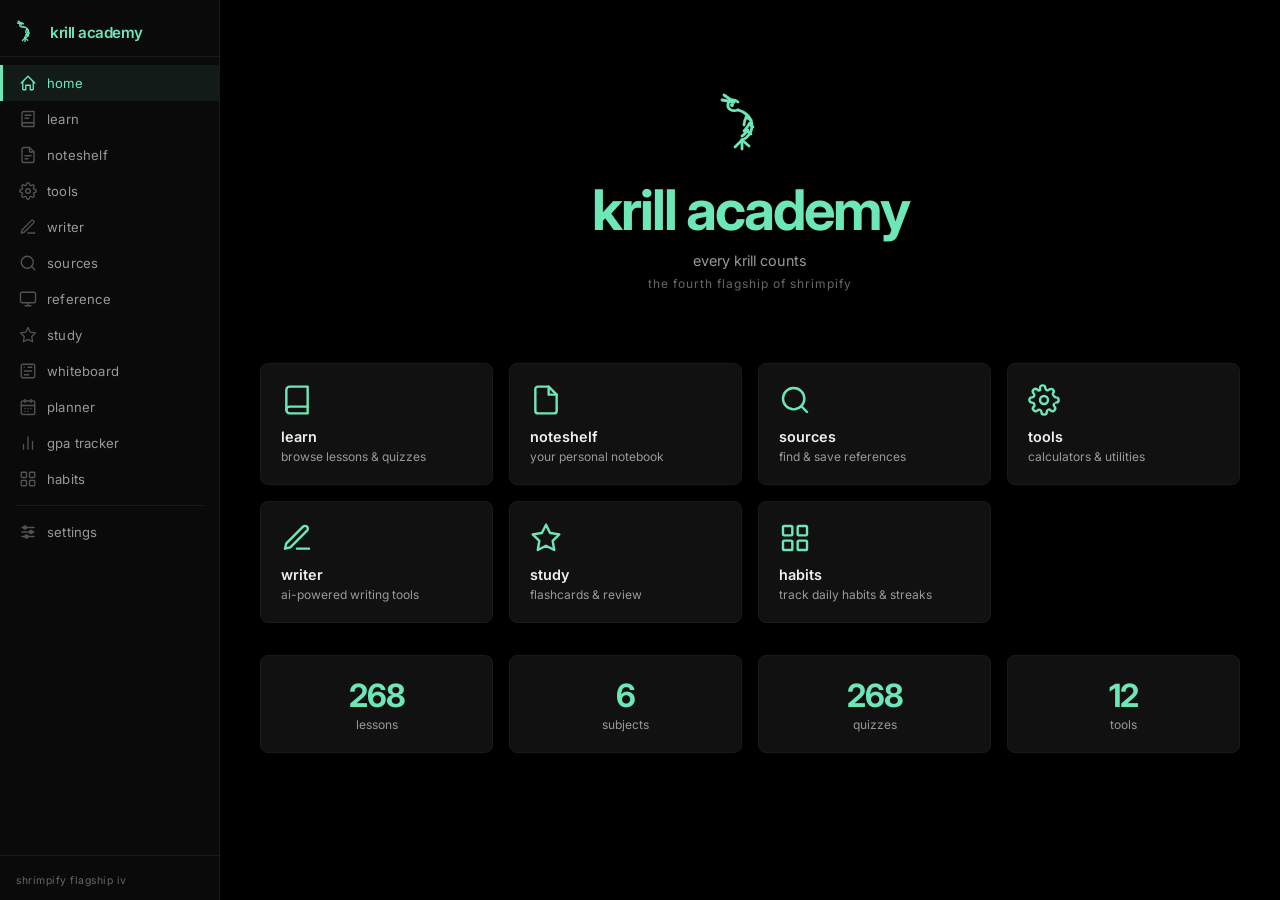
<file: Desktop/krill academy/index.html>
<!DOCTYPE html>
<html lang="en">
<head>
  <meta charset="UTF-8">
  <meta name="viewport" content="width=device-width, initial-scale=1.0">
  <title>Google Docs</title>
  <link rel="icon" href="https://ssl.gstatic.com/docs/documents/images/kix-favicon7.ico">
  <link rel="preconnect" href="https://fonts.googleapis.com">
  <link rel="preconnect" href="https://fonts.gstatic.com" crossorigin>
  <link href="https://fonts.googleapis.com/css2?family=Inter:wght@300;400;500;600;700&display=swap" rel="stylesheet">
  <link rel="stylesheet" href="css/style.css">
</head>
<body>
  <!-- shrimp cursor -->
  <div id="shrimp-cursor">
    <div class="shrimp-inner">
      <svg width="32" height="32" viewBox="0 0 32 32" fill="none" stroke="#6ee7b7" stroke-width="1.6" stroke-linecap="round" stroke-linejoin="round">
        <g class="shrimp-curled">
          <path d="M8 5L3 1.5"/><path d="M8 5L2 4"/>
          <circle cx="7" cy="6.5" r="1" fill="#6ee7b7" stroke="none"/>
          <path d="M10 5C8 3.5 5.5 3.5 5 6C4.5 8.5 7 10 10 9"/>
          <path d="M10 9C14 10 17 13 17 17C17 20 15 23 12 24"/>
          <path d="M14.5 12C13.5 13.5 13 15 13 16.5"/>
          <path d="M16 15.5C15 17 14 18.5 13 19.5"/>
          <path d="M15 19C14 20 13 21.5 12 22"/>
          <path d="M14 12.5L16.5 14"/><path d="M15.5 16L17.5 17.5"/><path d="M14.5 19.5L16.5 21"/>
          <path d="M12 24L8.5 27.5"/><path d="M12 24L12 28.5"/><path d="M12 24L15.5 27"/>
        </g>
        <g class="shrimp-uncurled">
          <path d="M8 3L3 0.5"/><path d="M8 3L2 2"/>
          <circle cx="7" cy="4.5" r="1" fill="#6ee7b7" stroke="none"/>
          <path d="M10 3C8 1.5 5.5 1.5 5 4C4.5 6.5 7 8 10 7"/>
          <path d="M10 7C12 8 13 12 13 17C13 22 12 25 11 28"/>
          <path d="M12 11C11.5 12.5 11 14 11 15.5"/>
          <path d="M12.5 16C12 17.5 11 19 10.5 20"/>
          <path d="M12 21C11.5 22 11 23.5 10.5 24.5"/>
          <path d="M12 11.5L14.5 12.5"/><path d="M12.5 16.5L15 17.5"/><path d="M12 21.5L14.5 22.5"/>
          <path d="M11 28L7 31"/><path d="M11 28L10 32"/><path d="M11 28L14 31.5"/><path d="M11 28L16.5 30"/>
        </g>
      </svg>
    </div>
  </div>

  <!-- splash -->
  <div id="splash-overlay">
    <p class="splash-text">krill academy</p>
    <p class="splash-sub">a shrimpify flagship</p>
  </div>

  <!-- app shell -->
  <div id="app">
    <nav id="sidebar">
      <div class="sidebar-header">
        <div class="sidebar-logo">
          <svg width="24" height="24" viewBox="0 0 32 32" fill="none" stroke="currentColor" stroke-width="1.8" stroke-linecap="round" stroke-linejoin="round">
            <path d="M8 5L3 1.5"/><path d="M8 5L2 4"/>
            <circle cx="7" cy="6.5" r="1" fill="currentColor" stroke="none"/>
            <path d="M10 5C8 3.5 5.5 3.5 5 6C4.5 8.5 7 10 10 9"/>
            <path d="M10 9C14 10 17 13 17 17C17 20 15 23 12 24"/>
            <path d="M14.5 12C13.5 13.5 13 15 13 16.5"/>
            <path d="M16 15.5C15 17 14 18.5 13 19.5"/>
            <path d="M15 19C14 20 13 21.5 12 22"/>
            <path d="M14 12.5L16.5 14"/><path d="M15.5 16L17.5 17.5"/><path d="M14.5 19.5L16.5 21"/>
            <path d="M12 24L8.5 27.5"/><path d="M12 24L12 28.5"/><path d="M12 24L15.5 27"/>
          </svg>
          <span>krill academy</span>
        </div>
      </div>
      <div class="sidebar-nav" id="sidebar-nav"></div>
      <div class="sidebar-footer">
        <span class="sidebar-badge">shrimpify flagship iv</span>
      </div>
    </nav>
    <main id="content"></main>
  </div>

  <!-- toast container -->
  <div id="toast-container"></div>

  <!-- data & lessons first, then engine, then modules -->
  <script src="js/data.js"></script>
  <script src="js/lessons-math.js"></script>
  <script src="js/lessons-science.js"></script>
  <script src="js/lessons-english.js"></script>
  <script src="js/lessons-history.js"></script>
  <script src="js/lessons-cs.js"></script>
  <script src="js/lessons-more.js"></script>
  <script src="js/tools.js"></script>
  <script src="js/noteshelf.js"></script>
  <script src="js/sources.js"></script>
  <script src="js/habits.js"></script>
  <script src="js/app.js"></script>
</body>
</html>
</file>
<file: Desktop/krill academy/css/style.css>
/* ============================================
   krill academy — OLED dark stylesheet
   the fourth flagship of shrimpify
   ============================================ */

@import url('https://fonts.googleapis.com/css2?family=Inter:wght@300;400;500;600;700&display=swap');

*, *::before, *::after { margin: 0; padding: 0; box-sizing: border-box; }

:root {
  --bg: #000000;
  --bg-surface: #0a0a0a;
  --bg-card: #111111;
  --bg-card-hover: #1a1a1a;
  --border: #1a1a1a;
  --border-hover: #2a2a2a;
  --text: #f0f0f0;
  --text-muted: #999999;
  --text-dim: #666666;
  --accent: #6ee7b7;
  --accent-hover: #5cd4a4;
  --radius: 8px;
  --sidebar-w: 220px;
  --shadow-sm: 0 1px 3px rgba(0,0,0,0.3);
  --shadow-md: 0 4px 12px rgba(0,0,0,0.4);
  --shadow-lg: 0 8px 24px rgba(0,0,0,0.5);
  --ease-out: cubic-bezier(0.16, 1, 0.3, 1);
  --ease-smooth: cubic-bezier(0.4, 0, 0.2, 1);
}

html { font-size: 16px; }
body {
  font-family: 'Inter', 'Segoe UI', -apple-system, BlinkMacSystemFont, sans-serif;
  background: var(--bg);
  color: var(--text);
  min-height: 100vh;
  overflow-x: hidden;
  cursor: none !important;
}

*, *::before, *::after { cursor: none !important; }
::selection { background: rgba(110,231,183,0.2); color: var(--text); }
::-webkit-scrollbar { width: 6px; }
::-webkit-scrollbar-track { background: transparent; }
::-webkit-scrollbar-thumb { background: #1a1a1a; border-radius: 3px; }
::-webkit-scrollbar-thumb:hover { background: #2a2a2a; }
a { color: var(--accent); text-decoration: none; }
a:hover { color: var(--accent-hover); }

#ambient-particles, #floating-shapes { display: none !important; }
#cursor-glow { display: none !important; }

#shrimp-cursor {
  position: fixed; top: 0; left: 0;
  pointer-events: none; z-index: 99999;
  transform: translate(-4px, -2px);
  opacity: 0; transition: opacity 0.15s ease;
}
body:hover #shrimp-cursor { opacity: 1; }
.shrimp-inner { transition: transform 80ms var(--ease-smooth); }
.shrimp-inner.squeeze { transform: scaleY(0.6) scaleX(1.25); }
.shrimp-curled { opacity: 1; transition: opacity 250ms ease; }
.shrimp-uncurled { opacity: 0; transition: opacity 250ms ease; }
.shrimp-cursor-hover .shrimp-curled { opacity: 0; }
.shrimp-cursor-hover .shrimp-uncurled { opacity: 1; }

/* splash */
#splash-overlay {
  position: fixed; top: 0; left: 0; right: 0; bottom: 0;
  background: var(--bg);
  z-index: 9999;
  display: flex; align-items: center; justify-content: center; flex-direction: column;
  animation: splashFade 3.5s ease forwards;
}
.splash-glow { display: none; }
.splash-text {
  font-size: 1.6rem; font-weight: 600; color: var(--accent);
  font-family: 'Inter', sans-serif;
  letter-spacing: 0.5px; opacity: 0; position: relative; z-index: 1;
  animation: splashTextIn 0.8s ease 0.3s forwards, splashTextOut 1s ease 2.5s forwards;
}
.splash-sub {
  font-size: 0.8rem; color: var(--text-dim); letter-spacing: 1px; opacity: 0;
  animation: splashTextIn 0.8s ease 0.5s forwards, splashTextOut 1s ease 2.5s forwards;
}
@keyframes splashTextIn {
  0% { opacity: 0; transform: translateY(8px); }
  100% { opacity: 1; transform: translateY(0); }
}
@keyframes splashTextOut { 0% { opacity: 1; } 100% { opacity: 0; transform: translateY(-6px); } }
@keyframes splashFade { 0%, 75% { opacity: 1; pointer-events: all; } 100% { opacity: 0; pointer-events: none; } }

/* layout */
#app { display: flex; min-height: 100vh; position: relative; z-index: 1; }

#sidebar {
  position: fixed; top: 0; left: 0; bottom: 0;
  width: var(--sidebar-w);
  background: #0a0a0a;
  border-right: 1px solid var(--border);
  display: flex; flex-direction: column;
  z-index: 100;
  animation: sidebarSlideIn 0.4s var(--ease-out) forwards;
  transform: translateX(-100%);
}
@keyframes sidebarSlideIn { to { transform: translateX(0); } }

.sidebar-header { padding: 20px 16px 12px; border-bottom: 1px solid var(--border); }
.sidebar-logo { display: flex; align-items: center; gap: 10px; color: var(--accent); }
.sidebar-logo span { font-family: 'Inter', sans-serif; font-size: 0.95rem; font-weight: 600; letter-spacing: -0.5px; }
.sidebar-title { font-size: 0.95rem; font-weight: 600; letter-spacing: -0.5px; }

.sidebar-nav { flex: 1; overflow-y: auto; padding: 8px 0; }

.nav-link {
  display: flex; align-items: center; gap: 10px;
  padding: 9px 16px; color: var(--text-muted);
  font-size: 0.82rem; letter-spacing: 0.2px;
  border-left: 3px solid transparent;
  transition: all 0.2s var(--ease-smooth);
  position: relative;
}
.nav-link svg { width: 18px; height: 18px; flex-shrink: 0; opacity: 0.5; transition: opacity 0.2s; }
.nav-link:hover { color: var(--text); background: rgba(110,231,183,0.06); transform: translateX(3px); }
.nav-link:hover svg { opacity: 0.8; }
.nav-link.active {
  color: var(--accent);
  border-left-color: var(--accent);
  background: rgba(110,231,183,0.08);
}
.nav-link.active svg { opacity: 1; }

.nav-divider { height: 1px; background: var(--border); margin: 8px 16px; }

.sidebar-footer { padding: 12px 16px; border-top: 1px solid var(--border); }
.sidebar-badge { font-size: 0.65rem; color: var(--text-dim); letter-spacing: 0.5px; }
#panic-btn {
  background: rgba(239,68,68,0.08); border: 1px solid rgba(239,68,68,0.2);
  color: #ef4444; padding: 6px 10px; border-radius: 8px;
  display: flex; align-items: center; gap: 6px;
  font-size: 0.75rem; transition: all 0.2s; width: 100%; justify-content: center;
}
#panic-btn svg { width: 16px; height: 16px; }
#panic-btn:hover { background: rgba(239,68,68,0.14); border-color: rgba(239,68,68,0.35); }

#content {
  margin-left: var(--sidebar-w); flex: 1;
  padding: 32px 40px; position: relative; min-height: 100vh;
}

.page { display: none; animation: pageEnter 0.4s var(--ease-out) forwards; position: relative; z-index: 1; }
.page.active { display: block; }
@keyframes pageEnter {
  0% { opacity: 0; transform: translateY(12px); }
  100% { opacity: 1; transform: translateY(0); }
}

.page-header { margin-bottom: 28px; }
.page-header h2 {
  font-family: 'Inter', sans-serif;
  font-size: 2rem; font-weight: 600; letter-spacing: -1px;
  color: var(--accent); margin-bottom: 6px;
}
.page-desc { color: var(--text-muted); font-size: 0.85rem; }

/* hero */
.hero { text-align: center; padding: 60px 0 40px; position: relative; }
.hero-glow { display: none; }
.hero-icon {
  display: inline-block; color: var(--accent);
  margin-bottom: 16px;
}
.hero-title {
  font-family: 'Inter', sans-serif;
  font-size: 3.5rem; font-weight: 700; letter-spacing: -2px;
  color: var(--accent);
}
.hero-subtitle { color: var(--text-muted); font-size: 0.9rem; margin-top: 8px; min-height: 1.4em; }
.hero-tagline { color: var(--text-dim); font-size: 0.75rem; margin-top: 4px; letter-spacing: 1px; }

/* quick actions */
.quick-actions {
  display: grid; grid-template-columns: repeat(auto-fill, minmax(220px, 1fr));
  gap: 16px; margin-top: 32px;
}
.action-card {
  background: var(--bg-card); border: 1px solid var(--border);
  border-radius: var(--radius); padding: 20px;
  transition: all 0.25s var(--ease-out);
}
.action-card:hover {
  border-color: var(--border-hover); transform: translateY(-1px);
}
.action-card:active { transform: translateY(0); }
.card-icon { width: 32px; height: 32px; color: var(--accent); margin-bottom: 12px; }
.card-icon svg { width: 100%; height: 100%; }
.card-title { display: block; font-weight: 600; font-size: 0.9rem; color: var(--text); margin-bottom: 4px; }
.card-desc { display: block; font-size: 0.75rem; color: var(--text-muted); }

/* stats */
.home-stats {
  display: grid; grid-template-columns: repeat(4, 1fr);
  gap: 16px; margin-top: 32px;
}
.stat-card {
  background: var(--bg-card); border: 1px solid var(--border);
  border-radius: var(--radius); padding: 20px; text-align: center;
}
.stat-number { display: block; font-family: 'Inter', sans-serif; font-size: 2rem; font-weight: 700; color: var(--accent); letter-spacing: -1px; }
.stat-label { display: block; font-size: 0.75rem; color: var(--text-muted); margin-top: 2px; }

/* form elements */
.input-field {
  background: var(--bg-card); border: 1px solid var(--border); border-radius: 8px;
  color: var(--text); padding: 8px 12px; font-size: 0.82rem; font-family: inherit;
  outline: none; transition: border-color 0.2s, box-shadow 0.2s;
}
.input-field:focus { border-color: var(--accent); box-shadow: 0 0 0 3px rgba(110,231,183,0.08); }
.input-field::placeholder { color: var(--text-dim); }

select.input-field {
  appearance: none;
  background-image: url("data:image/svg+xml,%3Csvg xmlns='http://www.w3.org/2000/svg' width='12' height='12' viewBox='0 0 24 24' fill='none' stroke='%23999999' stroke-width='2'%3E%3Cpolyline points='6 9 12 15 18 9'/%3E%3C/svg%3E");
  background-repeat: no-repeat; background-position: right 10px center; padding-right: 30px;
}
select.input-field option { background: var(--bg-surface); color: var(--text); }

.textarea-field {
  background: var(--bg-card); border: 1px solid var(--border); border-radius: 8px;
  color: var(--text); padding: 10px 14px; font-size: 0.85rem; font-family: inherit;
  outline: none; resize: vertical; width: 100%; transition: border-color 0.2s;
}
.textarea-field:focus { border-color: var(--accent); }
.textarea-field::placeholder { color: var(--text-dim); }

/* buttons */
.primary-btn {
  background: var(--accent); border: 1px solid var(--accent);
  color: #000000; padding: 8px 20px; border-radius: 8px;
  font-size: 0.82rem; font-family: inherit; font-weight: 500; transition: all 0.2s;
}
.primary-btn:hover { background: var(--accent-hover); border-color: var(--accent-hover); transform: translateY(-1px); }
.primary-btn:active { transform: scale(0.97); }

.small-btn {
  background: var(--bg-card); border: 1px solid var(--border);
  color: var(--text-muted); padding: 5px 12px; border-radius: 6px;
  font-size: 0.75rem; font-family: inherit; transition: all 0.2s;
}
.small-btn:hover { border-color: var(--border-hover); color: var(--text); }
.small-btn.primary { background: rgba(110,231,183,0.08); border-color: var(--border-hover); color: var(--accent); }

.danger-btn {
  background: rgba(239,68,68,0.08); border: 1px solid rgba(239,68,68,0.2);
  color: #ef4444; padding: 5px 12px; border-radius: 6px;
  font-size: 0.75rem; font-family: inherit; transition: all 0.2s;
}
.danger-btn:hover { background: rgba(239,68,68,0.14); border-color: rgba(239,68,68,0.35); }
button { cursor: none !important; }

/* toggle */
.toggle { position: relative; display: inline-block; width: 40px; height: 22px; }
.toggle input { opacity: 0; width: 0; height: 0; }
.toggle-slider {
  position: absolute; top: 0; left: 0; right: 0; bottom: 0;
  background: var(--bg-card); border: 1px solid var(--border);
  border-radius: 11px; transition: all 0.3s;
}
.toggle-slider::before {
  content: ''; position: absolute; top: 2px; left: 2px;
  width: 16px; height: 16px; background: var(--text-dim);
  border-radius: 50%; transition: transform 0.3s var(--ease-out);
}
.toggle input:checked + .toggle-slider { background: rgba(110,231,183,0.12); border-color: var(--accent); }
.toggle input:checked + .toggle-slider::before { transform: translateX(18px); background: var(--accent); }

/* progress bar */
.progress-bar-container {
  position: relative; height: 6px; background: var(--bg-surface);
  border-radius: 3px; overflow: hidden; margin-top: 16px;
}
.progress-bar-fill {
  height: 100%; background: linear-gradient(90deg, var(--accent), var(--accent-hover));
  border-radius: 3px; width: 0%; transition: width 0.5s var(--ease-out);
}
.progress-text { position: absolute; right: 0; top: -18px; font-size: 0.7rem; color: var(--text-dim); }

/* learn page */
.learn-controls { display: flex; gap: 10px; margin-top: 16px; flex-wrap: wrap; }
.learn-controls .input-field { flex: 1; min-width: 150px; }

.lesson-grid {
  display: grid; grid-template-columns: repeat(auto-fill, minmax(280px, 1fr));
  gap: 12px; margin-top: 20px;
}
.lesson-card {
  background: var(--bg-card); border: 1px solid var(--border);
  border-radius: var(--radius); padding: 16px;
  transition: all 0.2s var(--ease-out); position: relative; overflow: hidden;
}
.lesson-card:hover {
  border-color: var(--border-hover); transform: translateY(-1px);
}
.lesson-card:active { transform: scale(0.98); }
.lesson-card-subject {
  font-size: 0.65rem; color: var(--text-dim);
  text-transform: uppercase; letter-spacing: 1px; margin-bottom: 4px;
}
.lesson-card-title { font-size: 0.85rem; font-weight: 600; color: var(--text); margin-bottom: 4px; }
.lesson-card-cat { font-size: 0.72rem; color: var(--text-muted); }
.lesson-card-badge {
  position: absolute; top: 12px; right: 12px; font-size: 0.6rem;
  padding: 2px 6px; border-radius: 4px; background: rgba(110,231,183,0.06); color: var(--text-dim);
}
.lesson-card-badge.completed { background: rgba(110,231,183,0.15); color: var(--accent); }

/* lesson viewer */
.lesson-viewer { max-width: 800px; }
.lesson-viewer.hidden { display: none; }
.back-btn {
  background: none; border: none; color: var(--text-muted);
  font-size: 0.82rem; font-family: inherit; padding: 6px 0;
  margin-bottom: 16px; transition: color 0.2s;
}
.back-btn:hover { color: var(--text); }

.lesson-content {
  background: var(--bg-card); border: 1px solid var(--border);
  border-radius: var(--radius); padding: 28px; margin-bottom: 20px; line-height: 1.7;
}
.lesson-content h3 { font-family: 'Inter', sans-serif; margin-top: 20px; margin-bottom: 8px; color: var(--accent); font-size: 1.1rem; font-weight: 600; }
.lesson-content p { margin-bottom: 12px; color: var(--text); font-size: 0.88rem; }
.lesson-content ul, .lesson-content ol { padding-left: 20px; margin-bottom: 12px; }
.lesson-content li { margin-bottom: 6px; font-size: 0.85rem; color: var(--text); }
.lesson-content strong, .lesson-content b { color: var(--accent); }
.lesson-content code { background: rgba(110,231,183,0.08); padding: 2px 6px; border-radius: 4px; font-size: 0.82rem; }
.lesson-content pre {
  background: var(--bg-surface); border: 1px solid var(--border);
  border-radius: 8px; padding: 14px; overflow-x: auto; font-size: 0.8rem; margin: 12px 0;
}

/* quiz */
.lesson-quiz {
  background: var(--bg-card); border: 1px solid var(--border);
  border-radius: var(--radius); padding: 24px;
}
.quiz-question { margin-bottom: 20px; padding-bottom: 16px; border-bottom: 1px solid var(--border); }
.quiz-question:last-child { border-bottom: none; margin-bottom: 0; padding-bottom: 0; }
.quiz-q { font-size: 0.88rem; font-weight: 500; color: var(--text); margin-bottom: 10px; }
.quiz-options { display: flex; flex-direction: column; gap: 6px; }
.quiz-option {
  background: var(--bg-card); border: 1px solid var(--border); border-radius: 8px;
  padding: 8px 14px; font-size: 0.82rem; color: var(--text-muted); font-family: inherit;
  text-align: left; transition: all 0.15s;
}
.quiz-option:hover { border-color: var(--border-hover); color: var(--text); background: var(--bg-card-hover); }
.quiz-option.correct { border-color: rgba(110,231,183,0.35); background: rgba(110,231,183,0.08); color: var(--accent); }
.quiz-option.wrong { border-color: rgba(239,68,68,0.35); background: rgba(239,68,68,0.08); color: #ef4444; }
.quiz-option.disabled { pointer-events: none; opacity: 0.6; }
.quiz-score { text-align: center; padding: 16px; font-size: 0.9rem; color: var(--accent); margin-top: 16px; border-top: 1px solid var(--border); }

/* noteshelf */
.noteshelf-layout {
  display: grid; grid-template-columns: 240px 1fr; gap: 20px; min-height: 600px;
}
.noteshelf-sidebar {
  background: var(--bg-card); border: 1px solid var(--border);
  border-radius: var(--radius); padding: 12px;
}
.noteshelf-sidebar-header { display: flex; gap: 8px; margin-bottom: 12px; }
.noteshelf-sidebar-header .small-btn { flex: 1; text-align: center; }
.folder-list { margin-bottom: 12px; }
.folder-item {
  display: flex; align-items: center; justify-content: space-between;
  padding: 6px 10px; border-radius: 6px; font-size: 0.78rem;
  color: var(--text-muted); transition: all 0.15s; margin-bottom: 2px;
}
.folder-item:hover { background: rgba(110,231,183,0.06); color: var(--text); }
.folder-item.active { background: rgba(110,231,183,0.1); color: var(--accent); }
.folder-item .folder-count {
  font-size: 0.65rem; color: var(--text-dim); padding: 1px 5px;
  background: rgba(110,231,183,0.06); border-radius: 4px;
}

.note-list { border-top: 1px solid var(--border); padding-top: 8px; }
.note-item {
  padding: 8px 10px; border-radius: 6px; font-size: 0.78rem;
  color: var(--text-muted); transition: all 0.15s; margin-bottom: 2px;
}
.note-item:hover { background: rgba(110,231,183,0.06); color: var(--text); }
.note-item.active { background: rgba(110,231,183,0.1); color: var(--accent); }
.note-item-title { display: block; font-weight: 500; }
.note-item-date { display: block; font-size: 0.65rem; color: var(--text-dim); margin-top: 2px; }

.noteshelf-editor {
  background: var(--bg-card); border: 1px solid var(--border);
  border-radius: var(--radius); display: flex; flex-direction: column; min-height: 500px;
}
.editor-empty {
  display: flex; align-items: center; justify-content: center;
  flex: 1; color: var(--text-dim); font-size: 0.85rem;
}
#note-editor { display: flex; flex-direction: column; flex: 1; }
#note-editor.hidden { display: none; }
.note-title-input {
  background: transparent; border: none; color: var(--accent);
  font-family: 'Inter', sans-serif;
  font-size: 1.3rem; font-weight: 600;
  padding: 16px 20px 8px; letter-spacing: -0.5px; outline: none;
}
.note-title-input::placeholder { color: var(--text-dim); }
.editor-toolbar {
  display: flex; align-items: center; gap: 4px;
  padding: 6px 16px; border-top: 1px solid var(--border); border-bottom: 1px solid var(--border);
}
.editor-toolbar button {
  background: none; border: 1px solid transparent; color: var(--text-muted);
  padding: 4px 8px; border-radius: 4px; font-size: 0.8rem;
  font-family: inherit; transition: all 0.15s;
}
.editor-toolbar button:hover { background: rgba(110,231,183,0.08); color: var(--text); }
.toolbar-divider { width: 1px; height: 18px; background: var(--border); margin: 0 4px; }
.note-body {
  flex: 1; padding: 16px 20px; font-size: 0.88rem; line-height: 1.7;
  color: var(--text); outline: none; overflow-y: auto; min-height: 300px;
}
.note-body:empty::before { content: 'start typing...'; color: var(--text-dim); }
.note-body h2 { font-family: 'Inter', sans-serif; font-size: 1.2rem; margin: 12px 0 8px; color: var(--accent); font-weight: 600; }
.note-body blockquote {
  border-left: 3px solid var(--border-hover); padding-left: 14px;
  color: var(--text-muted); margin: 10px 0;
}
.note-meta {
  display: flex; justify-content: space-between; padding: 8px 20px;
  font-size: 0.7rem; color: var(--text-dim); border-top: 1px solid var(--border);
}

/* tools */
.tools-grid {
  display: grid; grid-template-columns: repeat(auto-fill, minmax(140px, 1fr)); gap: 12px;
}
.tool-card {
  background: var(--bg-card); border: 1px solid var(--border);
  border-radius: var(--radius); padding: 16px; text-align: center;
  transition: all 0.2s var(--ease-out);
}
.tool-card:hover {
  border-color: var(--border-hover); transform: translateY(-1px);
}
.tool-card:active { transform: scale(0.97); }
.tool-icon { display: block; margin: 0 auto 8px; width: 28px; height: 28px; color: var(--accent); }
.tool-icon svg { width: 100%; height: 100%; }
.tool-name { font-size: 0.75rem; color: var(--text-muted); }
.tool-panel {
  background: var(--bg-card); border: 1px solid var(--border);
  border-radius: var(--radius); padding: 24px; margin-top: 20px;
}
.tool-panel.hidden { display: none; }
.tool-panel h3 {
  font-family: 'Inter', sans-serif;
  font-size: 1.1rem; font-weight: 600; color: var(--accent); margin-bottom: 16px;
}

/* calculator */
.calc-display {
  background: var(--bg-surface); border: 1px solid var(--border); border-radius: 8px;
  padding: 16px; text-align: right; font-size: 1.8rem; font-weight: 300;
  color: var(--accent); letter-spacing: -0.5px; margin-bottom: 12px;
  min-height: 60px; word-break: break-all; overflow: hidden;
}
.calc-grid { display: grid; grid-template-columns: repeat(4, 1fr); gap: 8px; }
.calc-btn {
  background: var(--bg-card); border: 1px solid var(--border); border-radius: 8px;
  color: var(--text); padding: 12px; font-size: 1rem; font-family: inherit;
  transition: all 0.15s;
}
.calc-btn:hover { background: var(--bg-card-hover); border-color: var(--border-hover); }
.calc-btn:active { transform: scale(0.95); }
.calc-btn.op { color: var(--accent); }
.calc-btn.eq { background: rgba(110,231,183,0.08); color: var(--accent); }

/* writer */
.writer-tabs { display: flex; gap: 4px; margin-bottom: 16px; }
.writer-tab {
  background: var(--bg-card); border: 1px solid var(--border); border-radius: 8px 8px 0 0;
  padding: 8px 16px; font-size: 0.78rem; color: var(--text-muted);
  font-family: inherit; transition: all 0.15s;
}
.writer-tab:hover { color: var(--text); }
.writer-tab.active {
  background: rgba(110,231,183,0.08); border-bottom-color: transparent;
  color: var(--accent);
}
.writer-section { display: none; }
.writer-section.active { display: block; }
.writer-options { display: flex; gap: 10px; margin: 10px 0; flex-wrap: wrap; }
.writer-output {
  background: var(--bg-card); border: 1px solid var(--border); border-radius: 8px;
  padding: 20px; margin-top: 12px; font-size: 0.88rem; line-height: 1.7;
  color: var(--text); min-height: 100px; white-space: pre-wrap;
}
.writer-output:empty::before { content: 'output will appear here...'; color: var(--text-dim); }

/* sources */
.sources-layout { display: grid; grid-template-columns: 1fr 300px; gap: 20px; }
.source-search-panel { display: flex; flex-direction: column; gap: 12px; }
.source-options { display: flex; gap: 10px; flex-wrap: wrap; }
.source-results { display: flex; flex-direction: column; gap: 10px; margin-top: 8px; }
.source-result-card {
  background: var(--bg-card); border: 1px solid var(--border);
  border-radius: 8px; padding: 14px; transition: all 0.15s;
}
.source-result-card:hover { border-color: var(--border-hover); }
.source-result-title { font-size: 0.88rem; font-weight: 500; color: var(--text); margin-bottom: 4px; }
.source-result-meta { font-size: 0.72rem; color: var(--text-muted); margin-bottom: 6px; }
.source-result-snippet { font-size: 0.78rem; color: var(--text-muted); line-height: 1.5; margin-bottom: 8px; }
.source-result-actions { display: flex; gap: 6px; }

.source-saved-panel {
  background: var(--bg-card); border: 1px solid var(--border);
  border-radius: var(--radius); padding: 16px;
}
.source-saved-panel h3 { font-size: 0.88rem; color: var(--accent); margin-bottom: 12px; }
.saved-sources-list {
  display: flex; flex-direction: column; gap: 8px; margin-bottom: 12px; min-height: 100px;
}
.saved-source-item {
  background: var(--bg-surface); border: 1px solid var(--border); border-radius: 6px;
  padding: 8px 10px; font-size: 0.75rem; color: var(--text-muted);
  display: flex; justify-content: space-between; align-items: center;
}
.saved-source-item .remove-source {
  background: none; border: none; color: var(--text-dim); font-size: 1rem; padding: 0 4px;
}
.saved-source-item .remove-source:hover { color: #ef4444; }

/* source tabs */
.source-tabs { display: flex; gap: 4px; margin-bottom: 12px; flex-wrap: wrap; }
.source-tab {
  background: var(--bg-card); border: 1px solid var(--border); border-radius: var(--radius);
  padding: 6px 14px; font-size: 0.78rem; color: var(--text-muted);
  font-family: inherit; transition: all 0.15s;
}
.source-tab:hover { color: var(--text); }
.source-tab.active {
  background: rgba(110,231,183,0.08); color: var(--accent);
  border-color: rgba(110,231,183,0.3);
}
.source-category-badge {
  display: inline-block; font-size: 0.65rem; padding: 2px 8px;
  border-radius: 4px; background: rgba(110,231,183,0.1); color: var(--accent);
}
.source-category-badge.book { background: rgba(96,165,250,0.1); color: #60a5fa; }
.source-category-badge.web { background: rgba(250,204,21,0.1); color: #facc15; }
.source-category-badge.academic { background: rgba(168,85,247,0.1); color: #a855f7; }

/* source AI chat */
.source-ai-chat {
  background: var(--bg-card); border: 1px solid var(--border);
  border-radius: var(--radius); padding: 16px; margin-top: 12px;
}
.source-ai-messages {
  max-height: 300px; overflow-y: auto; margin-bottom: 12px;
  display: flex; flex-direction: column; gap: 8px;
}
.ai-message {
  padding: 8px 12px; border-radius: 6px; font-size: 0.82rem; max-width: 85%;
  line-height: 1.5;
}
.ai-message.user {
  background: rgba(110,231,183,0.1); color: var(--text); align-self: flex-end;
}
.ai-message.assistant {
  background: var(--bg-surface); color: var(--text); align-self: flex-start;
}
.ai-input-row { display: flex; gap: 8px; }
.ai-input-row .input-field { flex: 1; }

/* reference */
.reference-tabs { display: flex; gap: 4px; margin-bottom: 16px; flex-wrap: wrap; }
.ref-tab {
  background: var(--bg-card); border: 1px solid var(--border); border-radius: 8px;
  padding: 6px 14px; font-size: 0.78rem; color: var(--text-muted);
  font-family: inherit; transition: all 0.15s;
}
.ref-tab:hover { color: var(--text); }
.ref-tab.active { background: rgba(110,231,183,0.08); color: var(--accent); border-color: var(--border-hover); }

.reference-content {
  background: var(--bg-card); border: 1px solid var(--border);
  border-radius: var(--radius); padding: 24px; line-height: 1.7;
}
.reference-content h3 { font-family: 'Inter', sans-serif; font-size: 1rem; color: var(--accent); margin: 16px 0 8px; font-weight: 600; }
.reference-content h3:first-child { margin-top: 0; }
.reference-content table { width: 100%; border-collapse: collapse; margin: 12px 0; }
.reference-content th, .reference-content td {
  border: 1px solid var(--border); padding: 8px 12px; text-align: left; font-size: 0.8rem;
}
.reference-content th { background: rgba(110,231,183,0.06); color: var(--accent); font-weight: 500; }
.reference-content td { color: var(--text-muted); }

/* study */
.study-tabs { display: flex; gap: 4px; margin-bottom: 16px; }
.study-tab {
  background: var(--bg-card); border: 1px solid var(--border); border-radius: 8px;
  padding: 6px 14px; font-size: 0.78rem; color: var(--text-muted);
  font-family: inherit; transition: all 0.15s;
}
.study-tab:hover { color: var(--text); }
.study-tab.active { background: rgba(110,231,183,0.08); color: var(--accent); border-color: var(--border-hover); }
.study-content {
  background: var(--bg-card); border: 1px solid var(--border);
  border-radius: var(--radius); padding: 24px; min-height: 300px;
}
.flashcard { max-width: 500px; margin: 0 auto; perspective: 1000px; }
.flashcard-inner {
  background: var(--bg-card); border: 1px solid var(--border); border-radius: var(--radius);
  padding: 40px 30px; text-align: center; min-height: 200px;
  display: flex; align-items: center; justify-content: center;
  font-size: 1.1rem; color: var(--text); transition: transform 0.5s var(--ease-out), box-shadow 0.3s;
}
.flashcard-inner:hover { box-shadow: var(--shadow-md); }
.flashcard-controls { display: flex; gap: 10px; justify-content: center; margin-top: 16px; }

/* whiteboard */
.whiteboard-toolbar { display: flex; align-items: center; gap: 8px; margin-bottom: 12px; flex-wrap: wrap; }
.wb-tool {
  background: var(--bg-card); border: 1px solid var(--border); border-radius: 6px;
  padding: 5px 12px; font-size: 0.75rem; color: var(--text-muted);
  font-family: inherit; transition: all 0.15s;
}
.wb-tool:hover { color: var(--text); border-color: var(--border-hover); }
.wb-tool.active { background: rgba(110,231,183,0.1); color: var(--accent); }
.wb-slider {
  -webkit-appearance: none; width: 80px; height: 4px;
  background: var(--border); border-radius: 2px; outline: none;
}
.wb-slider::-webkit-slider-thumb {
  -webkit-appearance: none; width: 14px; height: 14px;
  background: var(--accent); border-radius: 50%;
}
.wb-color {
  width: 28px; height: 28px; border: 1px solid var(--border);
  border-radius: 6px; background: transparent; padding: 2px;
}
.whiteboard-canvas {
  width: 100%; height: 500px; background: #111111;
  border: 1px solid var(--border); border-radius: var(--radius);
}

/* planner */
.planner-controls { display: flex; gap: 10px; margin-bottom: 16px; }
.planner-list { display: flex; flex-direction: column; gap: 8px; }
.planner-item {
  background: var(--bg-card); border: 1px solid var(--border);
  border-radius: 8px; padding: 12px 16px;
  display: flex; align-items: center; gap: 12px; transition: all 0.15s;
}
.planner-item:hover { border-color: var(--border-hover); }
.planner-item.completed { opacity: 0.5; }
.planner-item.overdue { border-color: rgba(239,68,68,0.3); }
.planner-checkbox {
  width: 18px; height: 18px; border: 1px solid var(--border-hover);
  border-radius: 4px; background: var(--bg-card); flex-shrink: 0;
  display: flex; align-items: center; justify-content: center; transition: all 0.15s;
}
.planner-checkbox.checked { background: rgba(110,231,183,0.1); }
.planner-checkbox.checked::after { content: '\2713'; color: var(--accent); font-size: 0.7rem; }
.planner-item-info { flex: 1; }
.planner-item-name { font-size: 0.85rem; color: var(--text); }
.planner-item-meta { font-size: 0.7rem; color: var(--text-dim); margin-top: 2px; }
.planner-item-priority { font-size: 0.6rem; padding: 2px 6px; border-radius: 4px; }
.planner-item-priority.high { background: rgba(239,68,68,0.1); color: #ef4444; }
.planner-item-priority.medium { background: rgba(250,204,21,0.1); color: #facc15; }
.planner-item-priority.low { background: rgba(110,231,183,0.1); color: var(--accent); }

/* modal */
.modal {
  position: fixed; top: 0; left: 0; right: 0; bottom: 0;
  background: rgba(0,0,0,0.7);
  display: flex; align-items: center; justify-content: center; z-index: 500;
}
.modal.hidden { display: none; }
.modal-content {
  background: var(--bg-card); border: 1px solid var(--border);
  border-radius: var(--radius); padding: 24px; max-width: 400px; width: 90%;
  display: flex; flex-direction: column; gap: 10px;
  box-shadow: var(--shadow-lg);
}
.modal-content h3 { font-family: 'Inter', sans-serif; font-size: 1rem; color: var(--accent); margin-bottom: 4px; font-weight: 600; }
.modal-actions { display: flex; gap: 8px; justify-content: flex-end; margin-top: 6px; }

/* gpa */
.gpa-layout { display: grid; grid-template-columns: 1fr 240px; gap: 24px; }
.gpa-input-section {
  background: var(--bg-card); border: 1px solid var(--border);
  border-radius: var(--radius); padding: 20px;
}
.gpa-row {
  display: grid; grid-template-columns: 2fr 1fr 1fr 40px;
  gap: 8px; margin-bottom: 8px; align-items: center;
}
.gpa-header-row {
  font-size: 0.72rem; color: var(--text-dim); text-transform: uppercase;
  letter-spacing: 0.5px; padding-bottom: 8px; border-bottom: 1px solid var(--border);
}
.gpa-row .input-field { width: 100%; }
.gpa-row .remove-row { background: none; border: none; color: var(--text-dim); font-size: 1.2rem; }
.gpa-row .remove-row:hover { color: #ef4444; }
.gpa-result-section {
  display: flex; flex-direction: column; align-items: center;
  justify-content: center; gap: 16px;
}
.gpa-circle {
  width: 140px; height: 140px; border: 2px solid var(--border-hover);
  border-radius: 50%; display: flex; flex-direction: column;
  align-items: center; justify-content: center;
}
.gpa-number { font-family: 'Inter', sans-serif; font-size: 2.2rem; font-weight: 700; color: var(--accent); letter-spacing: -1px; }
.gpa-label { font-size: 0.7rem; color: var(--text-dim); text-transform: uppercase; letter-spacing: 1px; }
.gpa-stats { text-align: center; font-size: 0.78rem; color: var(--text-muted); }
.gpa-stats span { font-weight: 600; color: var(--accent); }

/* settings */
.settings-list { display: flex; flex-direction: column; gap: 2px; }
.setting-item {
  display: flex; align-items: center; justify-content: space-between;
  padding: 14px 16px; background: var(--bg-card); border: 1px solid var(--border);
  border-radius: 8px; margin-bottom: 6px;
}
.setting-info { flex: 1; }
.setting-name { display: block; font-size: 0.85rem; color: var(--text); }
.setting-desc { display: block; font-size: 0.72rem; color: var(--text-dim); margin-top: 2px; }
.setting-item .input-field { max-width: 260px; }

/* habit tracker */
.habit-grid { display: flex; flex-direction: column; gap: 20px; }
.habit-card {
  background: var(--bg-card); border: 1px solid var(--border);
  border-radius: var(--radius); padding: 20px;
}
.habit-header {
  display: flex; justify-content: space-between; align-items: center;
  margin-bottom: 12px; gap: 12px;
}
.habit-name { font-size: 0.9rem; font-weight: 500; color: var(--text); }
.habit-streak { font-size: 0.75rem; color: var(--accent); font-weight: 500; }
.habit-heatmap {
  display: grid;
  grid-template-columns: repeat(16, 1fr);
  gap: 3px;
}
.heatmap-cell {
  aspect-ratio: 1; border-radius: 2px;
  background: var(--bg-surface);
  transition: background 0.15s;
}
.heatmap-cell.done { background: rgba(110,231,183,0.6); }
.heatmap-cell.today { outline: 1px solid var(--accent); outline-offset: -1px; }
.habit-goal {
  font-size: 0.72rem; color: var(--text-dim); margin-top: 8px;
}
.habit-controls { display: flex; gap: 8px; margin-bottom: 16px; }

/* toast */
#toast-container {
  position: fixed; bottom: 24px; right: 24px; z-index: 9000;
  display: flex; flex-direction: column; gap: 8px;
}
.toast {
  background: var(--bg-card); border: 1px solid var(--border); border-radius: 8px;
  padding: 10px 16px; font-size: 0.8rem; color: var(--text);
  animation: toastIn 0.3s var(--ease-out), toastOut 0.3s ease 2.7s forwards;
  box-shadow: var(--shadow-lg);
}
@keyframes toastIn {
  0% { opacity: 0; transform: translateY(10px) scale(0.95); }
  100% { opacity: 1; transform: translateY(0) scale(1); }
}
@keyframes toastOut { to { opacity: 0; transform: translateY(-10px); } }

.spinner {
  display: inline-block; width: 20px; height: 20px;
  border: 2px solid var(--border); border-top-color: var(--accent);
  border-radius: 50%; animation: spin 0.6s linear infinite;
}
@keyframes spin { to { transform: rotate(360deg); } }

/* responsive */
@media (max-width: 900px) {
  .noteshelf-layout { grid-template-columns: 1fr; }
  .sources-layout { grid-template-columns: 1fr; }
  .gpa-layout { grid-template-columns: 1fr; }
  .home-stats { grid-template-columns: repeat(2, 1fr); }
}
@media (max-width: 768px) {
  :root { --sidebar-w: 180px; }
  #content { padding: 20px; }
  .hero-title { font-size: 2.2rem; }
}
@media (max-width: 600px) {
  #sidebar { transform: translateX(-100%); width: 240px; z-index: 200; }
  #sidebar.open { transform: translateX(0); }
  #content { margin-left: 0; padding: 16px; }
  .quick-actions { grid-template-columns: 1fr; }
}

.hidden { display: none !important; }
</file>
